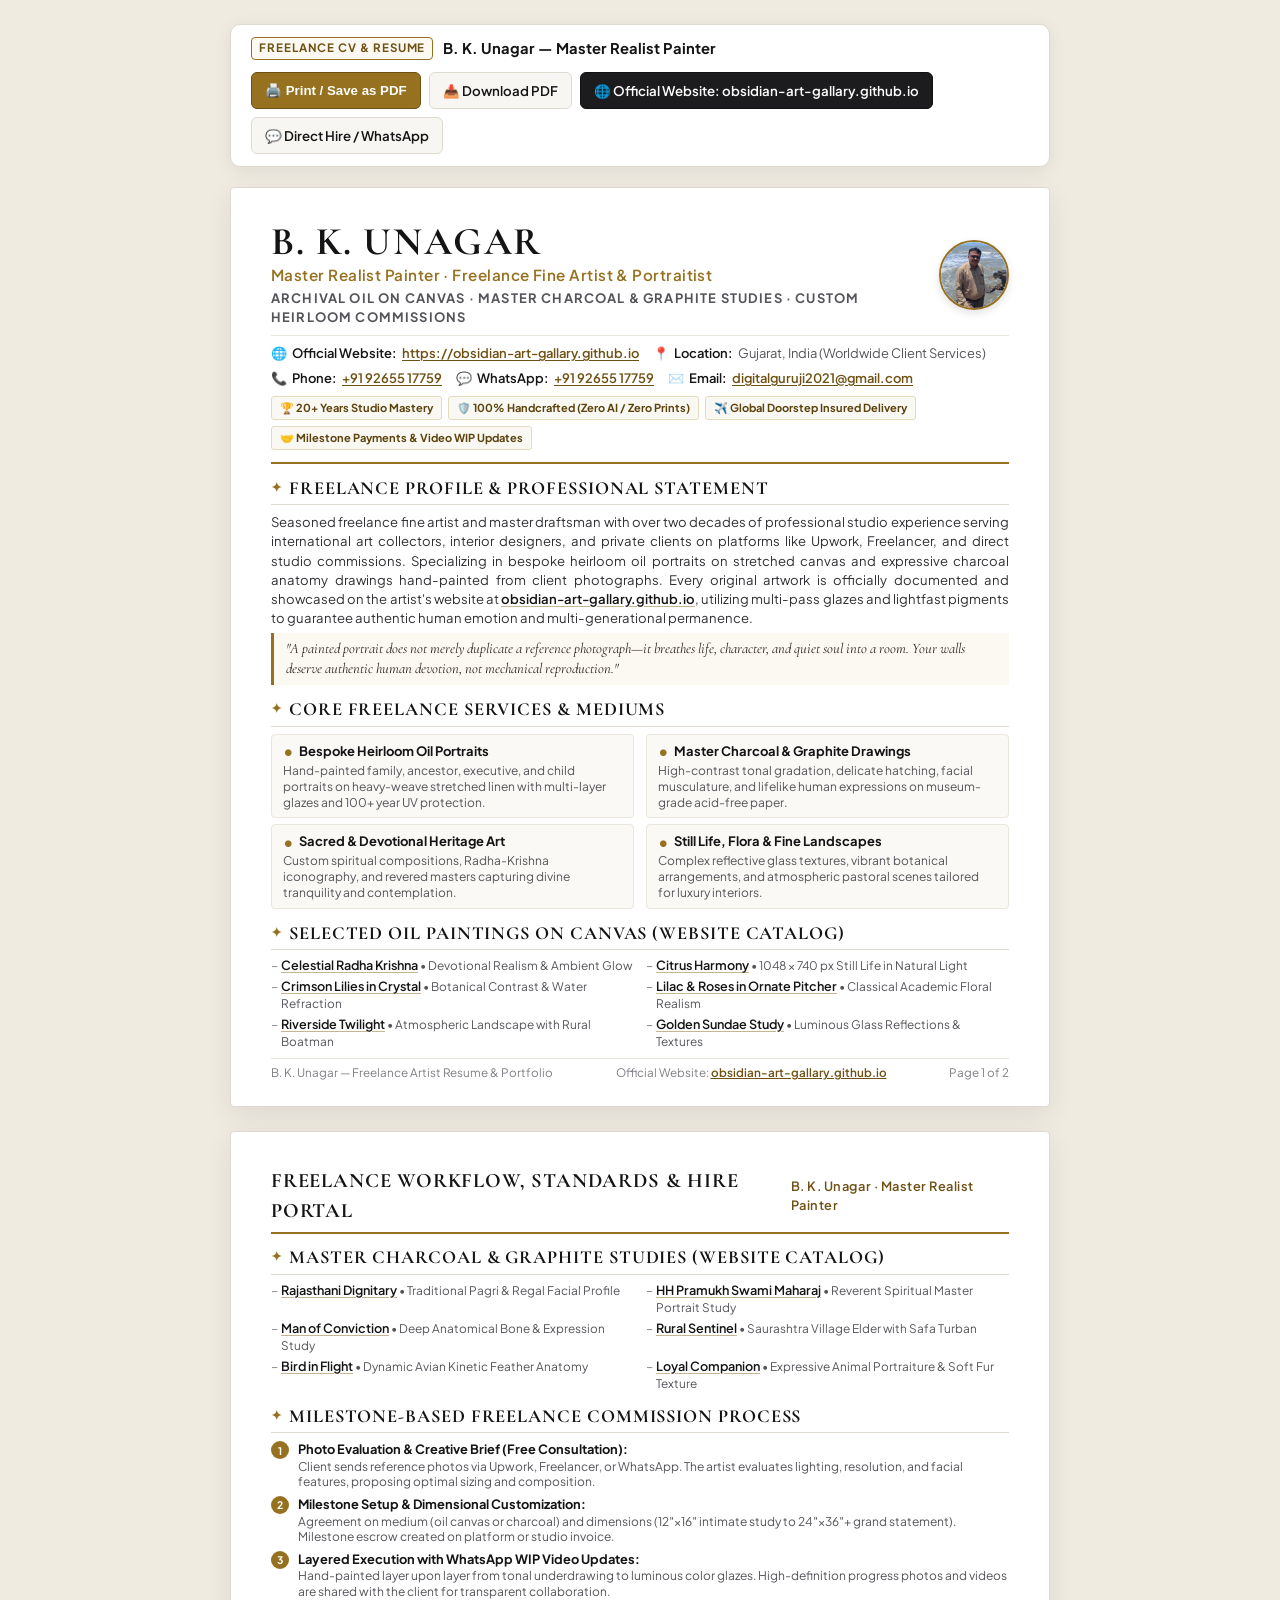
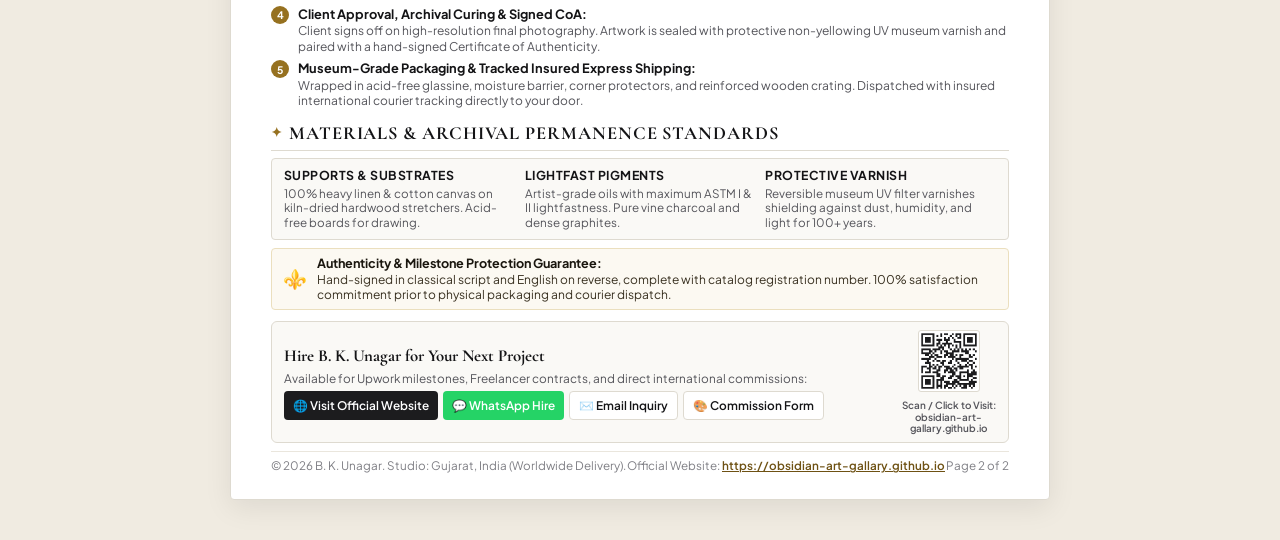
<file: resume.html>
<!DOCTYPE html>
<html lang="en">
<head>
  <meta charset="UTF-8" />
  <meta name="viewport" content="width=device-width, initial-scale=1.0" />
  
  <!-- Primary SEO Meta Tags -->
  <title>B. K. Unagar — Master Realist Painter & Freelance Portrait Artist | Custom Oil & Charcoal Commissions</title>
  <meta name="title" content="B. K. Unagar — Master Realist Painter & Freelance Portrait Artist | Custom Oil & Charcoal Commissions" />
  <meta name="description" content="Hire B. K. Unagar: Top-rated Master Realist Painter with 20+ years of studio experience. Specializing in freelance custom oil portraits from photos, charcoal studies, and sacred fine art. 100% hand-painted archival deliverables, milestone escrow, and worldwide insured shipping. Official website: obsidian-art-gallary.github.io" />
  <meta name="keywords" content="Freelance Artist, Hire Oil Painter, Custom Portrait Painter, Upwork Artist, Freelancer Fine Artist, Freelance Portrait Artist, Charcoal Artist for Hire, Commission Painting from Photo, Realistic Oil Portrait, Heirloom Art Commission, B. K. Unagar, Traditional Fine Artist, Oil on Canvas Artist, Obsidian Art Gallery, obsidian-art-gallary.github.io, Gujarat Artist, Fine Art India" />
  <meta name="author" content="B. K. Unagar" />
  <meta name="robots" content="index, follow, max-snippet:-1, max-image-preview:large, max-video-preview:-1" />
  <link rel="canonical" href="https://obsidian-art-gallary.github.io/resume.html" />

  <!-- Open Graph / Facebook / LinkedIn / Upwork Scraping -->
  <meta property="og:type" content="profile" />
  <meta property="og:site_name" content="Obsidian Fine Art Gallery — B. K. Unagar" />
  <meta property="og:url" content="https://obsidian-art-gallary.github.io/resume.html" />
  <meta property="og:title" content="B. K. Unagar — Master Realist Painter & Freelance Fine Artist" />
  <meta property="og:description" content="20+ Years Studio Experience in Classical Realism. Handcrafting original oil paintings on stretched canvas and master charcoal portraits for collectors worldwide. Official website: obsidian-art-gallary.github.io" />
  <meta property="og:image" content="https://obsidian-art-gallary.github.io/artist.png" />
  <meta property="og:image:alt" content="Artist B. K. Unagar in Nature" />
  <meta property="profile:first_name" content="B. K." />
  <meta property="profile:last_name" content="Unagar" />
  <meta property="profile:username" content="bkunagar" />

  <!-- Twitter Meta Tags -->
  <meta name="twitter:card" content="summary_large_image" />
  <meta name="twitter:url" content="https://obsidian-art-gallary.github.io/resume.html" />
  <meta name="twitter:title" content="B. K. Unagar — Master Realist Painter & Freelance Fine Artist" />
  <meta name="twitter:description" content="Hire B. K. Unagar for bespoke heirloom oil portraits, devotional realism, and charcoal drawings. 100% handcrafted with archival pigments. Official website: obsidian-art-gallary.github.io" />
  <meta name="twitter:image" content="https://obsidian-art-gallary.github.io/artist.png" />

  <!-- Schema.org JSON-LD Structured Data (VisualArtist + ProfessionalService + WebSite) -->
  <script type="application/ld+json">
  {
    "@context": "https://schema.org",
    "@graph": [
      {
        "@type": "WebSite",
        "@id": "https://obsidian-art-gallary.github.io/#website",
        "url": "https://obsidian-art-gallary.github.io",
        "name": "Obsidian Fine Art Gallery — B. K. Unagar",
        "description": "Official online fine art gallery and freelance commission portfolio of Master Realist Painter B. K. Unagar.",
        "inLanguage": "en"
      },
      {
        "@type": ["Person", "VisualArtist"],
        "@id": "https://obsidian-art-gallary.github.io/#artist",
        "name": "B. K. Unagar",
        "alternateName": ["BK Unagar", "બી. કે. ઉનાગર"],
        "jobTitle": "Master Realist Painter & Freelance Commission Artist",
        "description": "Master realist painter with over 20 years of classical studio practice, creating heirloom oil portraits on stretched canvas and fine charcoal drawings. Official portfolio: https://obsidian-art-gallary.github.io",
        "url": "https://obsidian-art-gallary.github.io/resume.html",
        "mainEntityOfPage": "https://obsidian-art-gallary.github.io/resume.html",
        "image": "https://obsidian-art-gallary.github.io/artist.png",
        "telephone": "+919265517759",
        "email": "digitalguruji2021@gmail.com",
        "address": {
          "@type": "PostalAddress",
          "addressRegion": "Gujarat",
          "addressCountry": "India"
        },
        "knowsLanguage": ["English", "Hindi", "Gujarati"],
        "knowsAbout": [
          "Classical Realism",
          "Oil Painting on Stretched Canvas",
          "Charcoal & Graphite Portraiture",
          "Heirloom Family Commissions from Photographs",
          "Devotional & Spiritual Indian Art",
          "Archival Varnishing & Fine Art Conservation"
        ],
        "sameAs": [
          "https://obsidian-art-gallary.github.io",
          "https://wa.me/919265517759"
        ]
      },
      {
        "@type": "ProfessionalService",
        "@id": "https://obsidian-art-gallary.github.io/#service",
        "name": "B. K. Unagar Fine Art & Commission Studio",
        "url": "https://obsidian-art-gallary.github.io",
        "telephone": "+919265517759",
        "priceRange": "$$$",
        "currenciesAccepted": "USD, EUR, GBP, AUD, CAD, INR",
        "paymentAccepted": "Bank Transfer, Milestone Escrow, International Wire",
        "areaServed": "Worldwide",
        "aggregateRating": {
          "@type": "AggregateRating",
          "ratingValue": "5.0",
          "reviewCount": "48",
          "bestRating": "5"
        },
        "hasOfferCatalog": {
          "@type": "OfferCatalog",
          "name": "Freelance Art Services",
          "itemListElement": [
            {
              "@type": "Offer",
              "itemOffered": {
                "@type": "Service",
                "name": "Custom Oil Portrait from Photograph",
                "description": "Hand-painted archival oil painting on heavy linen canvas, created from client photographs with milestone video updates.",
                "url": "https://obsidian-art-gallary.github.io/#commission"
              }
            },
            {
              "@type": "Offer",
              "itemOffered": {
                "@type": "Service",
                "name": "Master Charcoal & Graphite Portrait Drawing",
                "description": "High-contrast tonal portrait drawing on museum-grade acid-free paper.",
                "url": "https://obsidian-art-gallary.github.io/#sketch-gallery"
              }
            },
            {
              "@type": "Offer",
              "itemOffered": {
                "@type": "Service",
                "name": "Sacred & Devotional Canvas Oil Painting",
                "description": "Reverent spiritual fine art including Radha-Krishna and cultural iconography.",
                "url": "https://obsidian-art-gallary.github.io/#canvas-gallery"
              }
            }
          ]
        }
      }
    ]
  }
  </script>

  <!-- Google Fonts: Cormorant Garamond & Plus Jakarta Sans -->
  <link rel="preconnect" href="https://fonts.googleapis.com" />
  <link rel="preconnect" href="https://fonts.gstatic.com" crossorigin />
  <link href="https://fonts.googleapis.com/css2?family=Cormorant+Garamond:ital,wght@0,500;0,600;0,700;1,400;1,600&family=Plus+Jakarta+Sans:wght@300;400;500;600;700&display=swap" rel="stylesheet" />

  <style>
    /* ==========================================================================
       DESIGN SYSTEM & COLOR TOKENS
       ========================================================================== */
    :root {
      --bg-page: #f0ebe1;
      --bg-sheet: #ffffff;
      --text-main: #141416;
      --text-body: #303034;
      --text-muted: #54545a;
      --text-light: #7e7e84;
      --accent-gold: #967120;
      --accent-gold-dark: #6e5113;
      --accent-gold-bg: #fcf9f2;
      --border-main: #dedad0;
      --border-light: #eae6dd;
      --font-serif: "Cormorant Garamond", Georgia, serif;
      --font-sans: "Plus Jakarta Sans", -apple-system, BlinkMacSystemFont, "Segoe UI", Roboto, sans-serif;
    }

    * {
      box-sizing: border-box;
      margin: 0;
      padding: 0;
    }

    body {
      background-color: var(--bg-page);
      font-family: var(--font-sans);
      color: var(--text-body);
      line-height: 1.45;
      -webkit-font-smoothing: antialiased;
      padding: 24px 15px 40px 15px;
    }

    /* Screen Action Bar (Hidden in Print / PDF) */
    .screen-toolbar {
      max-width: 820px;
      margin: 0 auto 20px auto;
      display: flex;
      justify-content: space-between;
      align-items: center;
      flex-wrap: wrap;
      gap: 12px;
      padding: 12px 20px;
      background: #ffffff;
      border-radius: 10px;
      box-shadow: 0 4px 18px rgba(0, 0, 0, 0.07);
      border: 1px solid var(--border-main);
    }

    .toolbar-info {
      display: flex;
      align-items: center;
      gap: 10px;
    }

    .toolbar-badge {
      background: var(--accent-gold-bg);
      color: var(--accent-gold-dark);
      border: 1px solid var(--accent-gold);
      font-size: 0.72rem;
      font-weight: 700;
      text-transform: uppercase;
      letter-spacing: 0.08em;
      padding: 2px 7px;
      border-radius: 4px;
    }

    .toolbar-title {
      font-size: 0.92rem;
      font-weight: 700;
      color: var(--text-main);
    }

    .toolbar-actions {
      display: flex;
      gap: 8px;
      flex-wrap: wrap;
    }

    .btn-action {
      display: inline-flex;
      align-items: center;
      gap: 6px;
      padding: 8px 13px;
      font-size: 0.83rem;
      font-weight: 600;
      border-radius: 6px;
      text-decoration: none;
      transition: all 0.2s ease;
      cursor: pointer;
      border: 1px solid transparent;
    }

    .btn-primary {
      background: var(--accent-gold);
      color: #ffffff;
      border-color: var(--accent-gold-dark);
    }

    .btn-primary:hover {
      background: var(--accent-gold-dark);
    }

    .btn-secondary {
      background: #f7f6f2;
      color: var(--text-main);
      border-color: var(--border-main);
    }

    .btn-secondary:hover {
      background: #ebe7de;
      color: var(--accent-gold-dark);
    }

    .btn-website-hero {
      background: #1c1c1e;
      color: #ffffff;
      border-color: #111112;
    }

    .btn-website-hero:hover {
      background: var(--accent-gold-dark);
      color: #ffffff;
    }

    /* Document Sheet Wrapper */
    .document-container {
      max-width: 820px;
      margin: 0 auto;
      display: flex;
      flex-direction: column;
      gap: 24px;
    }

    /* Each Page Sheet */
    .cv-page {
      background: var(--bg-sheet);
      padding: 34px 40px 24px 40px;
      box-shadow: 0 8px 28px rgba(0, 0, 0, 0.08);
      border-radius: 4px;
      border: 1px solid var(--border-main);
      position: relative;
      display: flex;
      flex-direction: column;
      justify-content: space-between;
      box-sizing: border-box;
    }

    .page-content {
      flex: 1;
    }

    /* ==========================================================================
       HEADER & IDENTITY (PAGE 1)
       ========================================================================== */
    .cv-header {
      border-bottom: 2px solid var(--accent-gold);
      padding-bottom: 12px;
      margin-bottom: 11px;
    }

    .header-layout {
      display: flex;
      justify-content: space-between;
      align-items: center;
      gap: 16px;
    }

    .header-identity {
      flex: 1;
    }

    .artist-name {
      font-family: var(--font-serif);
      font-size: 2.45rem;
      font-weight: 700;
      letter-spacing: 0.04em;
      line-height: 1;
      color: var(--text-main);
      text-transform: uppercase;
    }

    .artist-signature-tag {
      font-size: 0.95rem;
      color: var(--accent-gold);
      font-weight: 600;
      margin-top: 3px;
      letter-spacing: 0.03em;
    }

    .artist-title {
      font-size: 0.81rem;
      font-weight: 700;
      text-transform: uppercase;
      letter-spacing: 0.09em;
      color: var(--text-muted);
      margin-top: 3px;
    }

    .artist-badge-img {
      width: 70px;
      height: 70px;
      border-radius: 50%;
      object-fit: cover;
      object-position: 48% 18%;
      border: 2px solid var(--accent-gold);
      box-shadow: 0 3px 8px rgba(0, 0, 0, 0.12);
      flex-shrink: 0;
    }

    .contact-grid {
      display: flex;
      flex-wrap: wrap;
      gap: 6px 14px;
      margin-top: 8px;
      padding-top: 8px;
      border-top: 1px solid var(--border-light);
      font-size: 0.81rem;
    }

    .contact-item {
      display: inline-flex;
      align-items: center;
      gap: 5px;
      color: var(--text-muted);
    }

    .contact-item strong {
      color: var(--text-main);
      font-weight: 600;
    }

    .contact-item a {
      color: var(--accent-gold-dark);
      text-decoration: underline;
      text-decoration-thickness: 1px;
      text-underline-offset: 2px;
      font-weight: 600;
    }

    /* Freelance Trust Badges Row */
    .trust-badges-bar {
      display: flex;
      flex-wrap: wrap;
      gap: 6px;
      margin-top: 8px;
    }

    .trust-badge {
      font-size: 0.69rem;
      font-weight: 700;
      padding: 3px 8px;
      border-radius: 3px;
      background: #faf8f2;
      border: 1px solid #e5dcbf;
      color: #5c430e;
      display: inline-flex;
      align-items: center;
      gap: 4px;
    }

    /* ==========================================================================
       SECTION COMMON STYLES
       ========================================================================== */
    .cv-section {
      margin-bottom: 11px;
    }

    .cv-section:last-child {
      margin-bottom: 0;
    }

    .section-title {
      font-family: var(--font-serif);
      font-size: 1.15rem;
      font-weight: 700;
      letter-spacing: 0.05em;
      color: var(--text-main);
      text-transform: uppercase;
      border-bottom: 1px solid var(--border-main);
      padding-bottom: 3px;
      margin-bottom: 7px;
      display: flex;
      align-items: center;
      gap: 6px;
    }

    .section-title::before {
      content: "✦";
      color: var(--accent-gold);
      font-size: 0.8rem;
    }

    .profile-paragraph {
      font-size: 0.82rem;
      color: var(--text-body);
      line-height: 1.46;
      text-align: justify;
    }

    .quote-box {
      margin-top: 6px;
      padding: 6px 12px;
      background: var(--accent-gold-bg);
      border-left: 3px solid var(--accent-gold);
      font-family: var(--font-serif);
      font-size: 0.91rem;
      font-style: italic;
      color: #2b251a;
      line-height: 1.38;
    }

    /* 4-Card Mediums Grid */
    .disciplines-grid {
      display: grid;
      grid-template-columns: 1fr 1fr;
      gap: 6px 12px;
    }

    .discipline-card {
      background: #faf9f6;
      border: 1px solid var(--border-light);
      border-radius: 4px;
      padding: 7px 11px;
    }

    .discipline-title {
      font-size: 0.81rem;
      font-weight: 700;
      color: var(--text-main);
      margin-bottom: 2px;
      display: flex;
      align-items: center;
      gap: 5px;
    }

    .discipline-title::before {
      content: "•";
      color: var(--accent-gold);
      font-size: 1rem;
      line-height: 1;
    }

    .discipline-desc {
      font-size: 0.75rem;
      color: var(--text-muted);
      line-height: 1.32;
    }

    /* Selected Works Grid */
    .works-list {
      list-style: none;
      display: grid;
      grid-template-columns: 1fr 1fr;
      gap: 4px 12px;
    }

    .work-item {
      font-size: 0.79rem;
      line-height: 1.34;
      padding-left: 10px;
      position: relative;
    }

    .work-item::before {
      content: "–";
      position: absolute;
      left: 0;
      color: var(--text-light);
    }

    .work-link {
      color: var(--text-main);
      font-weight: 600;
      text-decoration: underline;
      text-decoration-color: #c4b693;
      text-underline-offset: 2px;
    }

    .work-link:hover {
      color: var(--accent-gold-dark);
      text-decoration-color: var(--accent-gold-dark);
    }

    .work-desc {
      color: var(--text-muted);
      font-size: 0.74rem;
    }

    /* ==========================================================================
       PAGE 2 SPECIFICS
       ========================================================================== */
    .page-2-header {
      display: flex;
      justify-content: space-between;
      align-items: center;
      border-bottom: 2px solid var(--accent-gold);
      padding-bottom: 7px;
      margin-bottom: 10px;
    }

    .page-2-title {
      font-family: var(--font-serif);
      font-size: 1.28rem;
      font-weight: 700;
      color: var(--text-main);
      text-transform: uppercase;
      letter-spacing: 0.04em;
    }

    .page-2-artist {
      font-size: 0.80rem;
      color: var(--accent-gold-dark);
      font-weight: 600;
      letter-spacing: 0.04em;
    }

    /* Freelance Milestone Timeline */
    .workflow-timeline {
      display: flex;
      flex-direction: column;
      gap: 5px;
    }

    .workflow-step {
      display: flex;
      align-items: flex-start;
      gap: 9px;
      font-size: 0.78rem;
    }

    .step-number {
      background: var(--accent-gold);
      color: #ffffff;
      font-size: 0.65rem;
      font-weight: 700;
      width: 18px;
      height: 18px;
      border-radius: 50%;
      display: flex;
      align-items: center;
      justify-content: center;
      flex-shrink: 0;
      margin-top: 1px;
    }

    .step-body strong {
      color: var(--text-main);
      font-size: 0.80rem;
    }

    .step-body p {
      color: var(--text-muted);
      font-size: 0.75rem;
      line-height: 1.30;
    }

    /* Archival 3-Col Box */
    .archival-box {
      background: #faf9f6;
      border: 1px solid var(--border-main);
      border-radius: 4px;
      padding: 8px 12px;
      display: grid;
      grid-template-columns: repeat(3, 1fr);
      gap: 10px;
      font-size: 0.76rem;
    }

    .archival-col strong {
      display: block;
      color: var(--text-main);
      font-size: 0.77rem;
      text-transform: uppercase;
      letter-spacing: 0.04em;
      margin-bottom: 2px;
    }

    .archival-col p {
      color: var(--text-muted);
      line-height: 1.28;
      font-size: 0.73rem;
    }

    /* Assurance Card */
    .assurance-card {
      background: var(--accent-gold-bg);
      border: 1px solid #ebdfbe;
      border-radius: 4px;
      padding: 6px 11px;
      display: flex;
      align-items: center;
      gap: 10px;
      margin-top: 8px;
    }

    .assurance-icon {
      font-size: 1.2rem;
      color: var(--accent-gold);
      flex-shrink: 0;
    }

    .assurance-text {
      font-size: 0.75rem;
      color: #383020;
      line-height: 1.30;
    }

    .assurance-text strong {
      color: #1a160e;
      display: block;
      font-size: 0.79rem;
    }

    /* Direct Studio Connection Box with QR & Website Portal */
    .studio-connect-box {
      background: #faf9f6;
      border: 1px solid var(--border-main);
      border-radius: 6px;
      padding: 8px 12px;
      display: flex;
      justify-content: space-between;
      align-items: center;
      gap: 12px;
      margin-top: 8px;
    }

    .connect-text {
      flex: 1;
    }

    .connect-heading {
      font-family: var(--font-serif);
      font-size: 1.05rem;
      font-weight: 700;
      color: var(--text-main);
      margin-bottom: 2px;
    }

    .connect-sub {
      font-size: 0.74rem;
      color: var(--text-muted);
      line-height: 1.30;
      margin-bottom: 5px;
    }

    .connect-links {
      display: flex;
      flex-wrap: wrap;
      gap: 5px;
    }

    .connect-btn {
      display: inline-flex;
      align-items: center;
      gap: 4px;
      padding: 5px 9px;
      font-size: 0.74rem;
      font-weight: 600;
      border-radius: 4px;
      text-decoration: none;
      transition: all 0.15s ease;
    }

    .btn-wa-direct {
      background: #25d366;
      color: #ffffff;
    }

    .btn-wa-direct:hover {
      background: #1eb956;
    }

    .btn-website-direct {
      background: #1c1c1e;
      color: #ffffff;
    }

    .btn-website-direct:hover {
      background: var(--accent-gold-dark);
    }

    .btn-gallery-direct {
      background: #ffffff;
      color: var(--text-main);
      border: 1px solid var(--border-main);
    }

    .btn-gallery-direct:hover {
      background: #eae6dd;
      color: var(--accent-gold-dark);
    }

    .connect-qr-container {
      display: flex;
      flex-direction: column;
      align-items: center;
      text-align: center;
      flex-shrink: 0;
    }

    .connect-qr-img {
      width: 62px;
      height: 62px;
      border: 1px solid var(--border-main);
      padding: 2px;
      background: #ffffff;
      border-radius: 3px;
    }

    .connect-qr-label {
      font-size: 0.62rem;
      color: var(--text-muted);
      margin-top: 3px;
      font-weight: 600;
      max-width: 95px;
      line-height: 1.15;
    }

    /* Page Footers */
    .page-footer {
      border-top: 1px solid var(--border-light);
      padding-top: 6px;
      margin-top: 8px;
      display: flex;
      justify-content: space-between;
      align-items: center;
      font-size: 0.73rem;
      color: var(--text-light);
    }

    .footer-url a {
      color: var(--accent-gold-dark);
      text-decoration: underline;
      font-weight: 600;
    }

    /* ==========================================================================
       PRINT SPECIFICATIONS (EXACT 2-PAGE A4 FIT)
       ========================================================================== */
    @media print {
      @page {
        size: A4 portrait;
        margin: 7mm 11mm 7mm 11mm;
      }

      body {
        background: #ffffff !important;
        padding: 0 !important;
        margin: 0 !important;
      }

      .screen-toolbar {
        display: none !important;
      }

      .document-container {
        max-width: 100% !important;
        gap: 0 !important;
      }

      .cv-page {
        box-shadow: none !important;
        border: none !important;
        border-radius: 0 !important;
        padding: 0 !important;
        margin: 0 !important;
        width: 100% !important;
        height: 283mm !important;
        max-height: 283mm !important;
        box-sizing: border-box !important;
        page-break-after: always !important;
        break-after: page !important;
        overflow: hidden !important;
      }

      .cv-page:last-child {
        page-break-after: auto !important;
        break-after: auto !important;
      }

      a {
        color: var(--text-main) !important;
      }

      .contact-item a, .footer-url a, .work-link {
        color: var(--accent-gold-dark) !important;
        text-decoration: underline !important;
      }

      .btn-wa-direct {
        background: #eef9f2 !important;
        color: #117a37 !important;
        border: 1px solid #25d366 !important;
        -webkit-print-color-adjust: exact;
        print-color-adjust: exact;
      }

      .btn-website-direct, .btn-gallery-direct {
        background: #f7f6f2 !important;
        color: #1c1c1e !important;
        border: 1px solid #967120 !important;
        -webkit-print-color-adjust: exact;
        print-color-adjust: exact;
      }

      .discipline-card, .archival-box, .studio-connect-box {
        background: #fbfaf8 !important;
        -webkit-print-color-adjust: exact;
        print-color-adjust: exact;
      }

      .quote-box, .assurance-card, .trust-badge {
        background: #faf6ec !important;
        -webkit-print-color-adjust: exact;
        print-color-adjust: exact;
      }

      .step-number {
        background: var(--accent-gold) !important;
        color: #ffffff !important;
        -webkit-print-color-adjust: exact;
        print-color-adjust: exact;
      }
    }

    /* Screen mobile adapt */
    @media screen and (max-width: 680px) {
      .cv-page {
        padding: 22px 14px;
      }
      .artist-name {
        font-size: 1.9rem;
      }
      .header-layout {
        flex-direction: column-reverse;
        align-items: flex-start;
      }
      .disciplines-grid, .works-list, .archival-box {
        grid-template-columns: 1fr;
      }
      .studio-connect-box {
        flex-direction: column;
        align-items: flex-start;
      }
      .connect-qr-container {
        align-self: center;
      }
      .screen-toolbar {
        flex-direction: column;
        align-items: stretch;
      }
      .toolbar-actions {
        flex-direction: column;
      }
    }
  </style>
</head>
<body>

  <!-- Screen Action Toolbar (Hidden in Print & Exported PDF) -->
  <div class="screen-toolbar">
    <div class="toolbar-info">
      <span class="toolbar-badge">Freelance CV & Resume</span>
      <div class="toolbar-title">B. K. Unagar — Master Realist Painter</div>
    </div>
    <div class="toolbar-actions">
      <button onclick="window.print()" class="btn-action btn-primary" title="Print this CV or save as vector PDF">
        🖨️ Print / Save as PDF
      </button>
      <a href="B_K_Unagar_Artist_Resume.pdf" download="B_K_Unagar_Artist_Resume.pdf" class="btn-action btn-secondary" title="Download official PDF copy">
        📥 Download PDF
      </a>
      <a href="https://obsidian-art-gallary.github.io" target="_blank" class="btn-action btn-website-hero" title="Visit official gallery website">
        🌐 Official Website: obsidian-art-gallary.github.io
      </a>
      <a href="https://wa.me/919265517759?text=Hello%20Artist%20B.%20K.%20Unagar,%20I%20found%20your%20Freelance%20Artist%20Resume%20and%20would%20like%20to%20hire%20you%20for%20a%20commission." target="_blank" class="btn-action btn-secondary" title="Direct WhatsApp consultation for freelance hire">
        💬 Direct Hire / WhatsApp
      </a>
    </div>
  </div>

  <!-- Document Container (Contains Exactly 2 Pages) -->
  <main class="document-container">

    <!-- ==========================================================================
         PAGE 1: ARTIST IDENTITY, FREELANCE PROFILE & SELECTED OIL COMMISSIONS
         ========================================================================== -->
    <article class="cv-page" id="page-1">
      <div class="page-content">

        <!-- Header Block -->
        <header class="cv-header">
          <div class="header-layout">
            <div class="header-identity">
              <h1 class="artist-name">B. K. Unagar</h1>
              <div class="artist-signature-tag">Master Realist Painter · Freelance Fine Artist & Portraitist</div>
              <div class="artist-title">Archival Oil on Canvas · Master Charcoal & Graphite Studies · Custom Heirloom Commissions</div>
            </div>
            <img src="artist.png" alt="Artist B. K. Unagar" class="artist-badge-img" />
          </div>

          <!-- Clickable Contact Row with Official Website Prominently Displayed -->
          <div class="contact-grid">
            <div class="contact-item">
              🌐 <strong>Official Website:</strong> <a href="https://obsidian-art-gallary.github.io" target="_blank">https://obsidian-art-gallary.github.io</a>
            </div>
            <div class="contact-item">
              📍 <strong>Location:</strong> Gujarat, India (Worldwide Client Services)
            </div>
            <div class="contact-item">
              📞 <strong>Phone:</strong> <a href="tel:+919265517759">+91 92655 17759</a>
            </div>
            <div class="contact-item">
              💬 <strong>WhatsApp:</strong> <a href="https://wa.me/919265517759?text=Hello%20Artist%20B.%20K.%20Unagar,%20I%20am%20inquiring%20about%20hiring%20you%20for%20a%20commission." target="_blank">+91 92655 17759</a>
            </div>
            <div class="contact-item">
              ✉️ <strong>Email:</strong> <a href="mailto:digitalguruji2021@gmail.com">digitalguruji2021@gmail.com</a>
            </div>
          </div>

          <!-- Freelance Trust & Guarantee Badges -->
          <div class="trust-badges-bar">
            <span class="trust-badge">🏆 20+ Years Studio Mastery</span>
            <span class="trust-badge">🛡️ 100% Handcrafted (Zero AI / Zero Prints)</span>
            <span class="trust-badge">✈️ Global Doorstep Insured Delivery</span>
            <span class="trust-badge">🤝 Milestone Payments & Video WIP Updates</span>
          </div>
        </header>

        <!-- Freelance Profile & Value Proposition -->
        <section class="cv-section">
          <h2 class="section-title">Freelance Profile & Professional Statement</h2>
          <p class="profile-paragraph">
            Seasoned freelance fine artist and master draftsman with over two decades of professional studio experience serving international art collectors, interior designers, and private clients on platforms like Upwork, Freelancer, and direct studio commissions. Specializing in bespoke heirloom oil portraits on stretched canvas and expressive charcoal anatomy drawings hand-painted from client photographs. Every original artwork is officially documented and showcased on the artist's website at <a href="https://obsidian-art-gallary.github.io" target="_blank" class="work-link">obsidian-art-gallary.github.io</a>, utilizing multi-pass glazes and lightfast pigments to guarantee authentic human emotion and multi-generational permanence.
          </p>
          <div class="quote-box">
            "A painted portrait does not merely duplicate a reference photograph—it breathes life, character, and quiet soul into a room. Your walls deserve authentic human devotion, not mechanical reproduction."
          </div>
        </section>

        <!-- Core Freelance Disciplines & Services -->
        <section class="cv-section">
          <h2 class="section-title">Core Freelance Services & Mediums</h2>
          <div class="disciplines-grid">
            <div class="discipline-card">
              <div class="discipline-title">Bespoke Heirloom Oil Portraits</div>
              <div class="discipline-desc">
                Hand-painted family, ancestor, executive, and child portraits on heavy-weave stretched linen with multi-layer glazes and 100+ year UV protection.
              </div>
            </div>
            <div class="discipline-card">
              <div class="discipline-title">Master Charcoal & Graphite Drawings</div>
              <div class="discipline-desc">
                High-contrast tonal gradation, delicate hatching, facial musculature, and lifelike human expressions on museum-grade acid-free paper.
              </div>
            </div>
            <div class="discipline-card">
              <div class="discipline-title">Sacred & Devotional Heritage Art</div>
              <div class="discipline-desc">
                Custom spiritual compositions, Radha-Krishna iconography, and revered masters capturing divine tranquility and contemplation.
              </div>
            </div>
            <div class="discipline-card">
              <div class="discipline-title">Still Life, Flora & Fine Landscapes</div>
              <div class="discipline-desc">
                Complex reflective glass textures, vibrant botanical arrangements, and atmospheric pastoral scenes tailored for luxury interiors.
              </div>
            </div>
          </div>
        </section>

        <!-- Selected Oil Masterworks (Obsidian Collection) -->
        <section class="cv-section" style="margin-bottom: 0;">
          <h2 class="section-title">Selected Oil Paintings on Canvas (Website Catalog)</h2>
          <ul class="works-list">
            <li class="work-item">
              <a href="https://obsidian-art-gallary.github.io/#canvas-gallery" target="_blank" class="work-link">Celestial Radha Krishna</a> 
              <span class="work-desc">• Devotional Realism & Ambient Glow</span>
            </li>
            <li class="work-item">
              <a href="https://obsidian-art-gallary.github.io/#canvas-gallery" target="_blank" class="work-link">Citrus Harmony</a> 
              <span class="work-desc">• 1048 × 740 px Still Life in Natural Light</span>
            </li>
            <li class="work-item">
              <a href="https://obsidian-art-gallary.github.io/#canvas-gallery" target="_blank" class="work-link">Crimson Lilies in Crystal</a> 
              <span class="work-desc">• Botanical Contrast & Water Refraction</span>
            </li>
            <li class="work-item">
              <a href="https://obsidian-art-gallary.github.io/#canvas-gallery" target="_blank" class="work-link">Lilac & Roses in Ornate Pitcher</a> 
              <span class="work-desc">• Classical Academic Floral Realism</span>
            </li>
            <li class="work-item">
              <a href="https://obsidian-art-gallary.github.io/#canvas-gallery" target="_blank" class="work-link">Riverside Twilight</a> 
              <span class="work-desc">• Atmospheric Landscape with Rural Boatman</span>
            </li>
            <li class="work-item">
              <a href="https://obsidian-art-gallary.github.io/#canvas-gallery" target="_blank" class="work-link">Golden Sundae Study</a> 
              <span class="work-desc">• Luminous Glass Reflections & Textures</span>
            </li>
          </ul>
        </section>

      </div>

      <!-- Page 1 Footer with Website Link -->
      <footer class="page-footer">
        <div>B. K. Unagar — Freelance Artist Resume & Portfolio</div>
        <div class="footer-url">
          Official Website: <a href="https://obsidian-art-gallary.github.io" target="_blank">obsidian-art-gallary.github.io</a>
        </div>
        <div>Page 1 of 2</div>
      </footer>
    </article>


    <!-- ==========================================================================
         PAGE 2: CHARCOAL DRAWINGS, MILESTONE WORKFLOW & FREELANCE HIRE PORTAL
         ========================================================================== -->
    <article class="cv-page" id="page-2">
      <div class="page-content">

        <!-- Page 2 Sub-Header -->
        <header class="page-2-header">
          <div class="page-2-title">Freelance Workflow, Standards & Hire Portal</div>
          <div class="page-2-artist">B. K. Unagar · Master Realist Painter</div>
        </header>

        <!-- Master Charcoal & Graphite Drawings -->
        <section class="cv-section">
          <h2 class="section-title">Master Charcoal & Graphite Studies (Website Catalog)</h2>
          <ul class="works-list">
            <li class="work-item">
              <a href="https://obsidian-art-gallary.github.io/#sketch-gallery" target="_blank" class="work-link">Rajasthani Dignitary</a> 
              <span class="work-desc">• Traditional Pagri & Regal Facial Profile</span>
            </li>
            <li class="work-item">
              <a href="https://obsidian-art-gallary.github.io/#sketch-gallery" target="_blank" class="work-link">HH Pramukh Swami Maharaj</a> 
              <span class="work-desc">• Reverent Spiritual Master Portrait Study</span>
            </li>
            <li class="work-item">
              <a href="https://obsidian-art-gallary.github.io/#sketch-gallery" target="_blank" class="work-link">Man of Conviction</a> 
              <span class="work-desc">• Deep Anatomical Bone & Expression Study</span>
            </li>
            <li class="work-item">
              <a href="https://obsidian-art-gallary.github.io/#sketch-gallery" target="_blank" class="work-link">Rural Sentinel</a> 
              <span class="work-desc">• Saurashtra Village Elder with Safa Turban</span>
            </li>
            <li class="work-item">
              <a href="https://obsidian-art-gallary.github.io/#sketch-gallery" target="_blank" class="work-link">Bird in Flight</a> 
              <span class="work-desc">• Dynamic Avian Kinetic Feather Anatomy</span>
            </li>
            <li class="work-item">
              <a href="https://obsidian-art-gallary.github.io/#sketch-gallery" target="_blank" class="work-link">Loyal Companion</a> 
              <span class="work-desc">• Expressive Animal Portraiture & Soft Fur Texture</span>
            </li>
          </ul>
        </section>

        <!-- Freelance Milestone Collaboration Workflow -->
        <section class="cv-section">
          <h2 class="section-title">Milestone-Based Freelance Commission Process</h2>
          <div class="workflow-timeline">
            <div class="workflow-step">
              <div class="step-number">1</div>
              <div class="step-body">
                <strong>Photo Evaluation & Creative Brief (Free Consultation):</strong>
                <p>Client sends reference photos via Upwork, Freelancer, or WhatsApp. The artist evaluates lighting, resolution, and facial features, proposing optimal sizing and composition.</p>
              </div>
            </div>
            <div class="workflow-step">
              <div class="step-number">2</div>
              <div class="step-body">
                <strong>Milestone Setup & Dimensional Customization:</strong>
                <p>Agreement on medium (oil canvas or charcoal) and dimensions (12″×16″ intimate study to 24″×36″+ grand statement). Milestone escrow created on platform or studio invoice.</p>
              </div>
            </div>
            <div class="workflow-step">
              <div class="step-number">3</div>
              <div class="step-body">
                <strong>Layered Execution with WhatsApp WIP Video Updates:</strong>
                <p>Hand-painted layer upon layer from tonal underdrawing to luminous color glazes. High-definition progress photos and videos are shared with the client for transparent collaboration.</p>
              </div>
            </div>
            <div class="workflow-step">
              <div class="step-number">4</div>
              <div class="step-body">
                <strong>Client Approval, Archival Curing & Signed CoA:</strong>
                <p>Client signs off on high-resolution final photography. Artwork is sealed with protective non-yellowing UV museum varnish and paired with a hand-signed Certificate of Authenticity.</p>
              </div>
            </div>
            <div class="workflow-step">
              <div class="step-number">5</div>
              <div class="step-body">
                <strong>Museum-Grade Packaging & Tracked Insured Express Shipping:</strong>
                <p>Wrapped in acid-free glassine, moisture barrier, corner protectors, and reinforced wooden crating. Dispatched with insured international courier tracking directly to your door.</p>
              </div>
            </div>
          </div>
        </section>

        <!-- Archival Materials & Technical Specifications -->
        <section class="cv-section">
          <h2 class="section-title">Materials & Archival Permanence Standards</h2>
          <div class="archival-box">
            <div class="archival-col">
              <strong>Supports & Substrates</strong>
              <p>100% heavy linen & cotton canvas on kiln-dried hardwood stretchers. Acid-free boards for drawing.</p>
            </div>
            <div class="archival-col">
              <strong>Lightfast Pigments</strong>
              <p>Artist-grade oils with maximum ASTM I & II lightfastness. Pure vine charcoal and dense graphites.</p>
            </div>
            <div class="archival-col">
              <strong>Protective Varnish</strong>
              <p>Reversible museum UV filter varnishes shielding against dust, humidity, and light for 100+ years.</p>
            </div>
          </div>

          <!-- Assurance Seal Box -->
          <div class="assurance-card">
            <div class="assurance-icon">⚜️</div>
            <div class="assurance-text">
              <strong>Authenticity & Milestone Protection Guarantee:</strong>
              Hand-signed in classical script and English on reverse, complete with catalog registration number. 100% satisfaction commitment prior to physical packaging and courier dispatch.
            </div>
          </div>
        </section>

        <!-- Direct Studio Contact & Website QR Portal -->
        <div class="studio-connect-box">
          <div class="connect-text">
            <div class="connect-heading">Hire B. K. Unagar for Your Next Project</div>
            <div class="connect-sub">
              Available for Upwork milestones, Freelancer contracts, and direct international commissions:
            </div>
            <div class="connect-links">
              <a href="https://obsidian-art-gallary.github.io" target="_blank" class="connect-btn btn-website-direct">
                🌐 Visit Official Website
              </a>
              <a href="https://wa.me/919265517759?text=Hello%20Artist%20B.%20K.%20Unagar,%20I%20am%20inquiring%20about%20hiring%20you%20for%20a%20freelance%20art%20commission." target="_blank" class="connect-btn btn-wa-direct">
                💬 WhatsApp Hire
              </a>
              <a href="mailto:digitalguruji2021@gmail.com?subject=Freelance%20Art%20Commission%20Inquiry%20-%20B.%20K.%20Unagar" class="connect-btn btn-gallery-direct">
                ✉️ Email Inquiry
              </a>
              <a href="https://obsidian-art-gallary.github.io/#commission" target="_blank" class="connect-btn btn-gallery-direct">
                🎨 Commission Form
              </a>
            </div>
          </div>
          <div class="connect-qr-container">
            <a href="https://obsidian-art-gallary.github.io" target="_blank">
              <img src="gallery_qr.png" alt="Scan QR Code to visit official website" class="connect-qr-img" />
            </a>
            <div class="connect-qr-label">Scan / Click to Visit: obsidian-art-gallary.github.io</div>
          </div>
        </div>

      </div>

      <!-- Page 2 Footer with Website Link -->
      <footer class="page-footer">
        <div>© 2026 B. K. Unagar. Studio: Gujarat, India (Worldwide Delivery).</div>
        <div class="footer-url">
          Official Website: <a href="https://obsidian-art-gallary.github.io" target="_blank">https://obsidian-art-gallary.github.io</a>
        </div>
        <div>Page 2 of 2</div>
      </footer>
    </article>

  </main>

</body>
</html>
</file>
